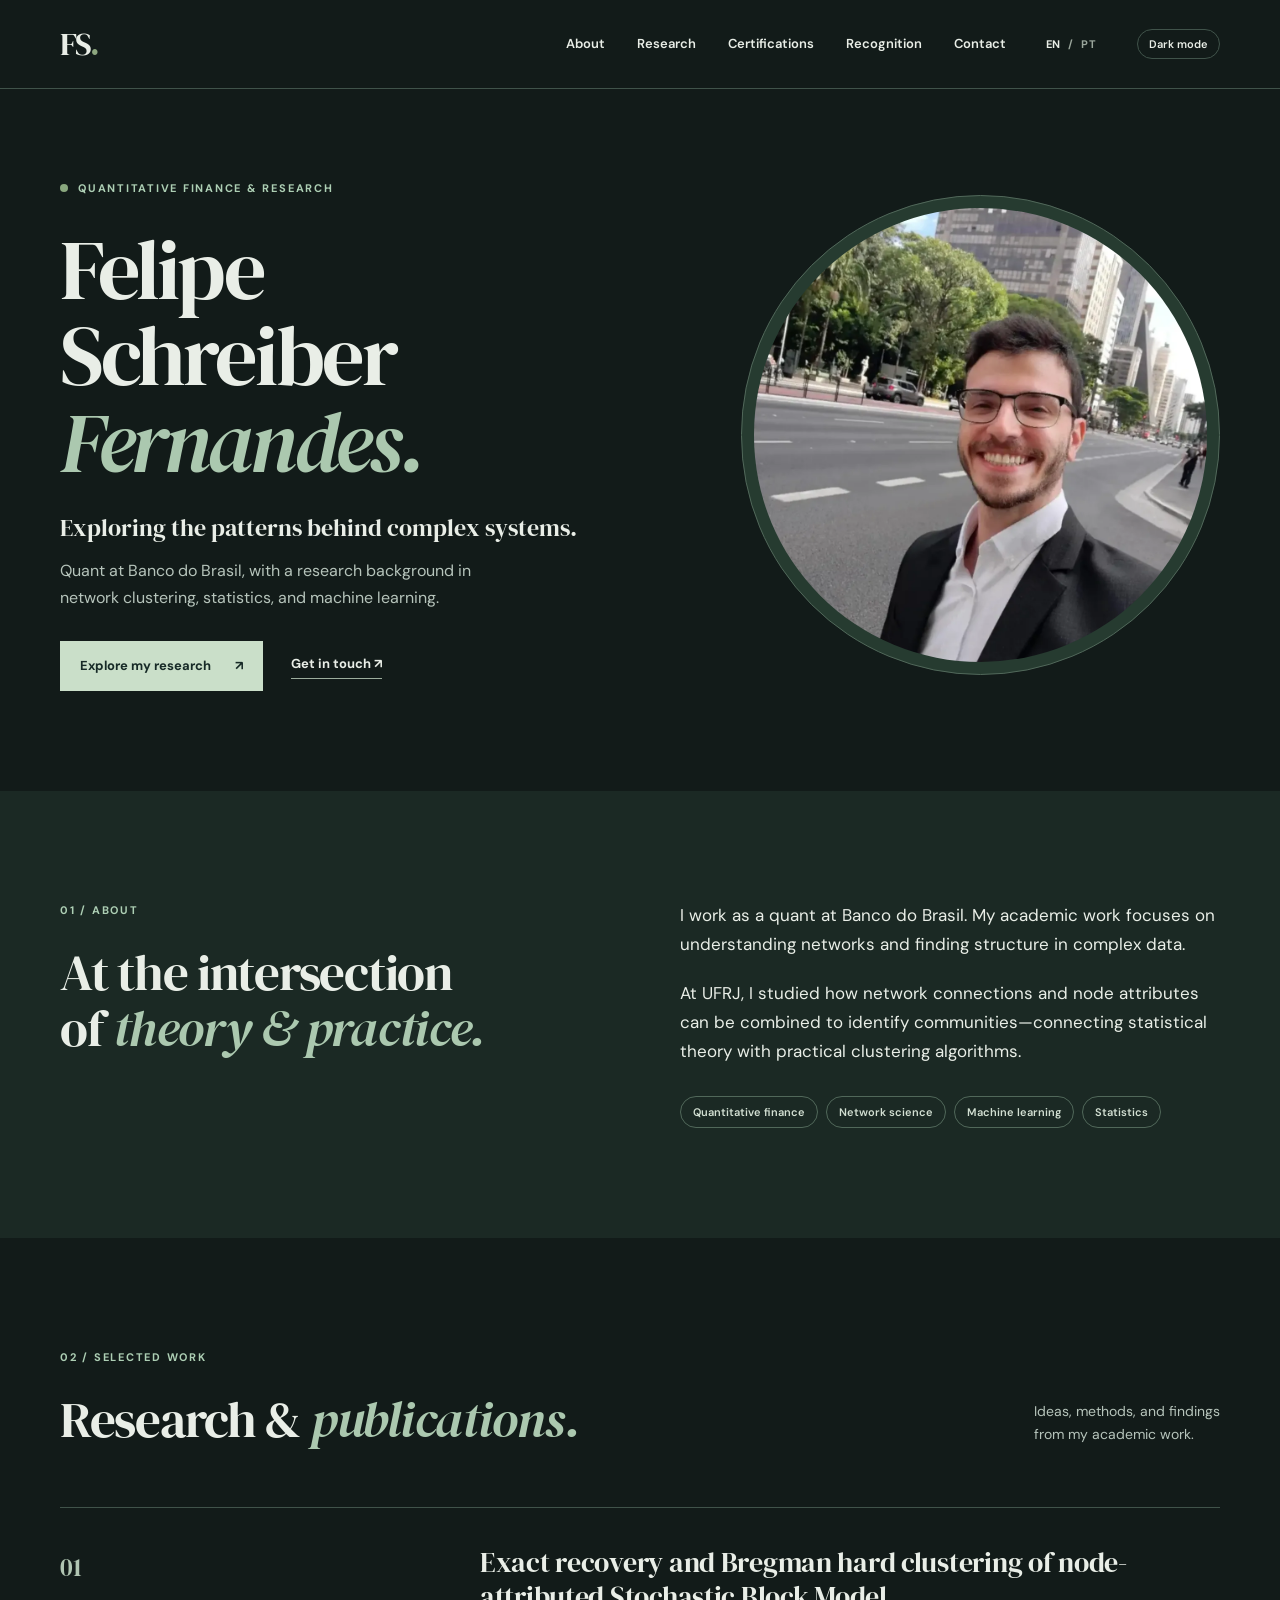
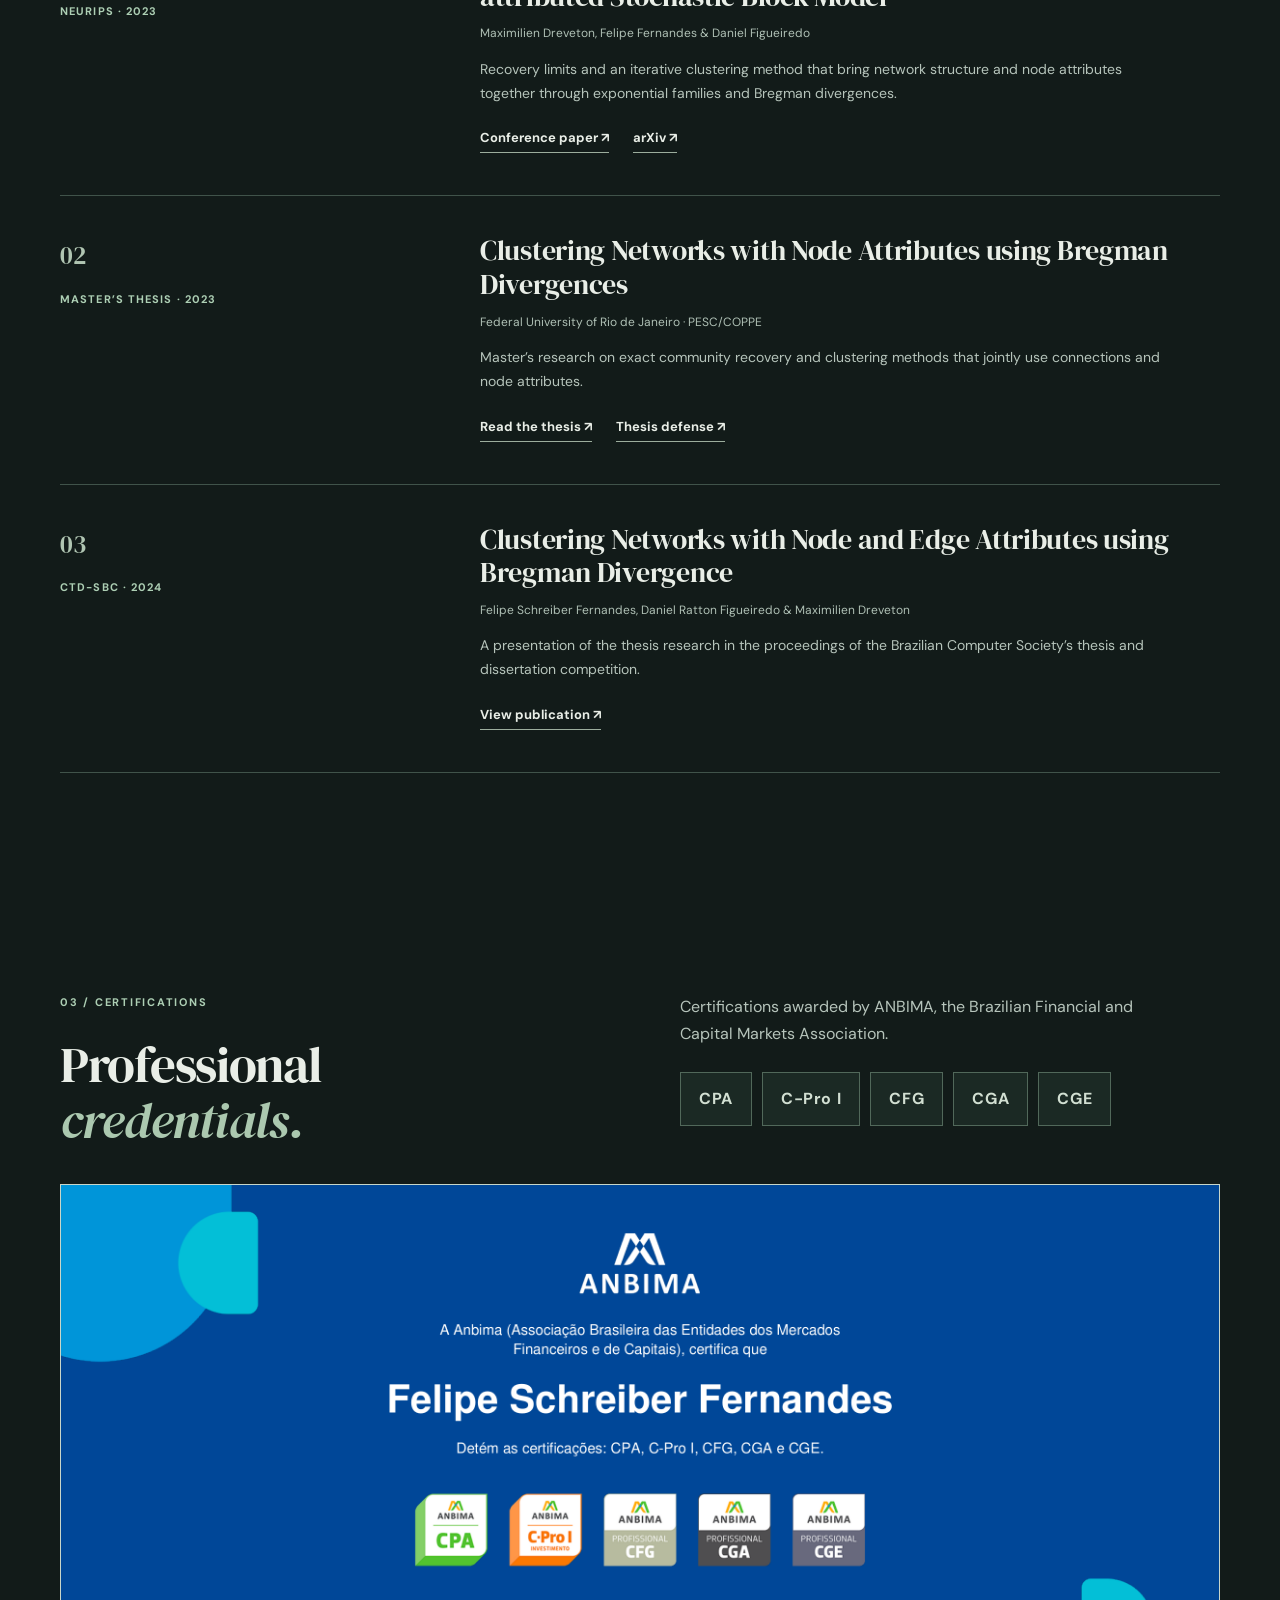
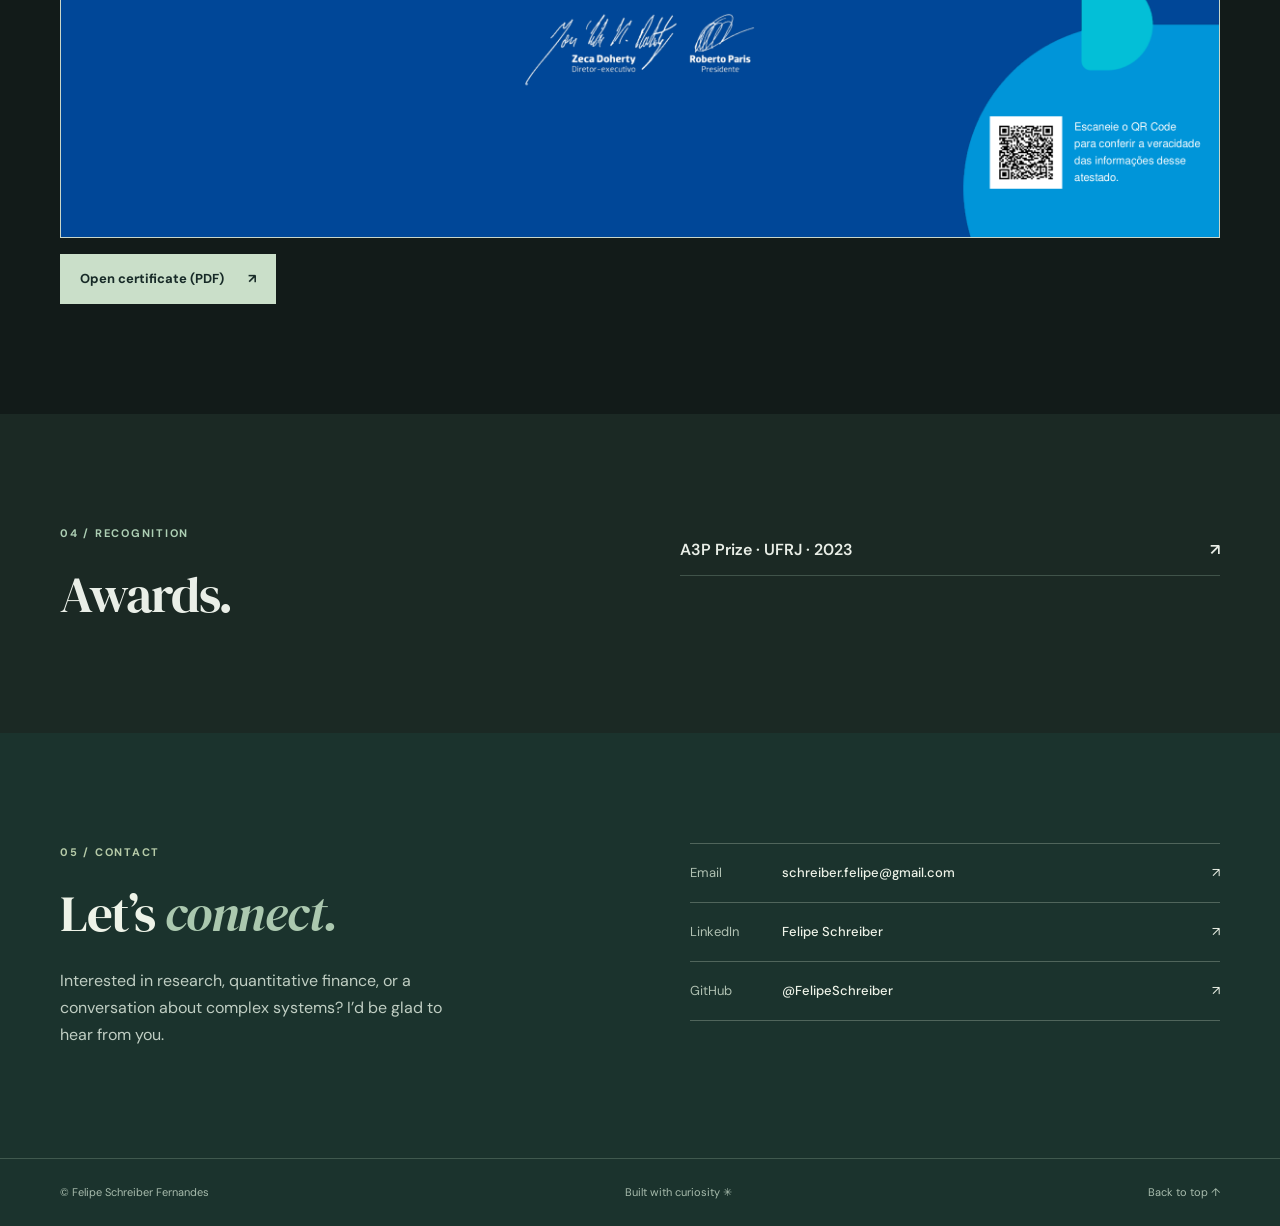
<file: index.html>
<!doctype html>
<html lang="en" data-theme="dark">
<head>
  <meta charset="utf-8">
  <meta name="viewport" content="width=device-width, initial-scale=1">
  <meta name="description" content="Felipe Schreiber Fernandes is a quantitative professional whose research spans network clustering, statistics and machine learning.">
  <meta name="theme-color" content="#121b19">
  <title>Felipe Schreiber Fernandes — Quant &amp; Research</title>
  <script src="theme.js"></script>
  <link rel="alternate" hreflang="en" href="https://felipeschreiber.github.io/">
  <link rel="alternate" hreflang="pt-BR" href="https://felipeschreiber.github.io/pt/">
  <link rel="stylesheet" href="style.css">
</head>
<body>
  <a class="skip-link" href="#main">Skip to content</a>
  <header class="site-header">
    <div class="wrap header-inner">
      <a class="wordmark" href="#top" aria-label="Felipe Schreiber Fernandes, home">FS<span>.</span></a>
      <nav class="navigation" aria-label="Main navigation">
        <a href="#about">About</a>
        <a href="#research">Research</a>
        <a href="#certifications">Certifications</a>
        <a href="#recognition">Recognition</a>
        <a href="#contact">Contact</a>
      </nav>
      <div class="languages" aria-label="Language">
        <span aria-current="page">EN</span><span aria-hidden="true">/</span><a href="pt/" lang="pt-BR">PT</a>
      </div>
      <button class="theme-toggle" type="button" aria-pressed="true" hidden>Dark mode</button>
    </div>
  </header>

  <main id="main">
    <section class="hero wrap" id="top">
      <div class="hero-copy">
        <p class="eyebrow"><span class="status-dot"></span> Quantitative finance &amp; research</p>
        <h1>Felipe<br>Schreiber <em>Fernandes.</em></h1>
        <p class="hero-intro">Exploring the patterns behind complex systems.</p>
        <p class="hero-description">Quant at Banco do Brasil, with a research background in network clustering, statistics, and machine learning.</p>
        <div class="hero-actions">
          <a class="button button-dark" href="#research">Explore my research <span aria-hidden="true">↗</span></a>
          <a class="text-link" href="#contact">Get in touch <span aria-hidden="true">↗</span></a>
        </div>
      </div>
      <div class="hero-photo">
        <img src="Felipe_Profile.webp" alt="Felipe Schreiber Fernandes">
      </div>
    </section>

    <section class="about section" id="about">
      <div class="wrap section-grid">
        <div><p class="section-number">01 / ABOUT</p><h2>At the intersection<br>of <em>theory &amp; practice.</em></h2></div>
        <div class="about-copy">
          <p>I work as a quant at Banco do Brasil. My academic work focuses on understanding networks and finding structure in complex data.</p>
          <p>At UFRJ, I studied how network connections and node attributes can be combined to identify communities—connecting statistical theory with practical clustering algorithms.</p>
          <div class="topic-list" aria-label="Areas of interest"><span>Quantitative finance</span><span>Network science</span><span>Machine learning</span><span>Statistics</span></div>
        </div>
      </div>
    </section>

    <section class="research section" id="research">
      <div class="wrap">
        <div class="section-heading"><div><p class="section-number">02 / SELECTED WORK</p><h2>Research &amp; <em>publications.</em></h2></div><p>Ideas, methods, and findings<br>from my academic work.</p></div>
        <div class="work-list">
          <article class="work-item">
            <div class="work-meta"><span>01</span><span>NeurIPS · 2023</span></div>
            <div class="work-content"><h3>Exact recovery and Bregman hard clustering of node-attributed Stochastic Block Model</h3><p class="authors">Maximilien Dreveton, Felipe Fernandes &amp; Daniel Figueiredo</p><p>Recovery limits and an iterative clustering method that bring network structure and node attributes together through exponential families and Bregman divergences.</p><div class="work-links"><a href="https://proceedings.neurips.cc/paper_files/paper/2023/hash/770b3ecb70147a2d2f18d2964fafcdd5-Abstract-Conference.html">Conference paper ↗</a><a href="https://arxiv.org/abs/2310.19854">arXiv ↗</a></div></div>
          </article>
          <article class="work-item">
            <div class="work-meta"><span>02</span><span>Master’s thesis · 2023</span></div>
            <div class="work-content"><h3>Clustering Networks with Node Attributes using Bregman Divergences</h3><p class="authors">Federal University of Rio de Janeiro · PESC/COPPE</p><p>Master’s research on exact community recovery and clustering methods that jointly use connections and node attributes.</p><div class="work-links"><a href="https://www.cos.ufrj.br/uploadfile/publicacao/3146.pdf">Read the thesis ↗</a><a href="https://pesc.coppe.ufrj.br/pt/destaques/eventos/evento/1828/-/defesa-de-dissertacao-de-mestrado-felipe-schreiber-fernandes">Thesis defense ↗</a></div></div>
          </article>
          <article class="work-item">
            <div class="work-meta"><span>03</span><span>CTD-SBC · 2024</span></div>
            <div class="work-content"><h3>Clustering Networks with Node and Edge Attributes using Bregman Divergence</h3><p class="authors">Felipe Schreiber Fernandes, Daniel Ratton Figueiredo &amp; Maximilien Dreveton</p><p>A presentation of the thesis research in the proceedings of the Brazilian Computer Society’s thesis and dissertation competition.</p><div class="work-links"><a href="https://doi.org/10.5753/ctd.2024.2710">View publication ↗</a></div></div>
          </article>
        </div>
      </div>
    </section>

    <section class="certifications section" id="certifications">
      <div class="wrap section-grid">
        <div><p class="section-number">03 / CERTIFICATIONS</p><h2>Professional<br><em>credentials.</em></h2></div>
        <div class="certifications-content">
          <p>Certifications awarded by ANBIMA, the Brazilian Financial and Capital Markets Association.</p>
          <ul class="certification-list" aria-label="ANBIMA certifications"><li>CPA</li><li>C-Pro I</li><li>CFG</li><li>CGA</li><li>CGE</li></ul>
        </div>
        <div class="certificate-document">
          <img class="certificate-preview" src="certificate.webp" alt="ANBIMA certificate for Felipe Schreiber Fernandes" width="2400" height="1350" loading="lazy">
          <a class="button button-dark" href="certificado-dff0ee21-1c3e-494f-98b8-4cec28ab8c48.pdf">Open certificate (PDF) <span aria-hidden="true">↗</span></a>
        </div>
      </div>
    </section>

    <section class="recognition section" id="recognition">
      <div class="wrap section-grid">
        <div><p class="section-number">04 / RECOGNITION</p><h2>Awards.</h2></div>
        <a class="award-link" href="https://pesc.coppe.ufrj.br/pt/destaques/noticias/noticias-ufrj/felipe-schreiber-fernandes-eci-e-pesc-homenageado-pela-a3p">A3P Prize · UFRJ · 2023 <span aria-hidden="true">↗</span></a>
      </div>
    </section>

    <section class="contact section" id="contact">
      <div class="wrap contact-inner"><div><p class="section-number">05 / CONTACT</p><h2>Let’s <em>connect.</em></h2><p>Interested in research, quantitative finance, or a conversation about complex systems? I’d be glad to hear from you.</p></div><div class="contact-links"><a href="mailto:schreiber.felipe@gmail.com"><span>Email</span><strong>schreiber.felipe@gmail.com</strong><span aria-hidden="true">↗</span></a><a href="https://br.linkedin.com/in/felipe-schreiber"><span>LinkedIn</span><strong>Felipe Schreiber</strong><span aria-hidden="true">↗</span></a><a href="https://github.com/FelipeSchreiber"><span>GitHub</span><strong>@FelipeSchreiber</strong><span aria-hidden="true">↗</span></a></div></div>
    </section>
  </main>
  <footer><div class="wrap footer-inner"><span>© Felipe Schreiber Fernandes</span><span>Built with curiosity <span aria-hidden="true">✳</span></span><a href="#top">Back to top ↑</a></div></footer>
</body>
</html>
</file>
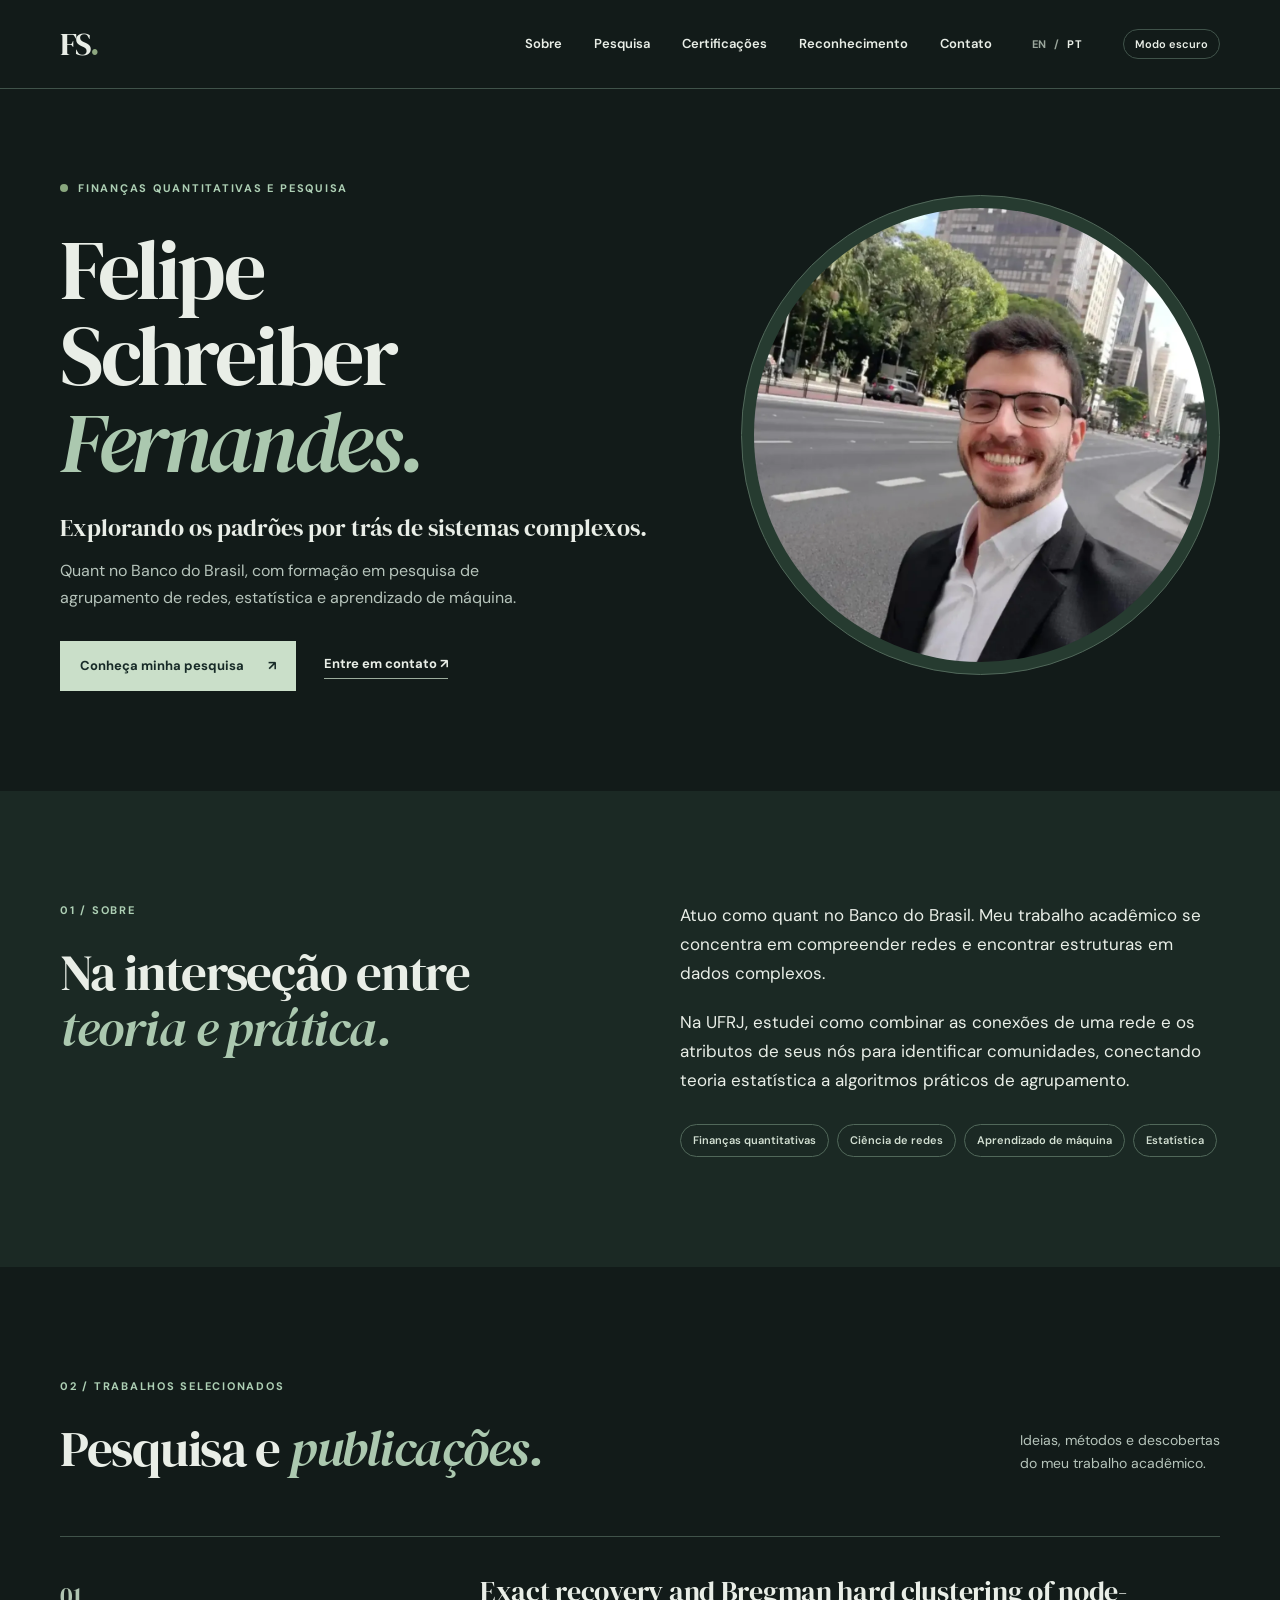
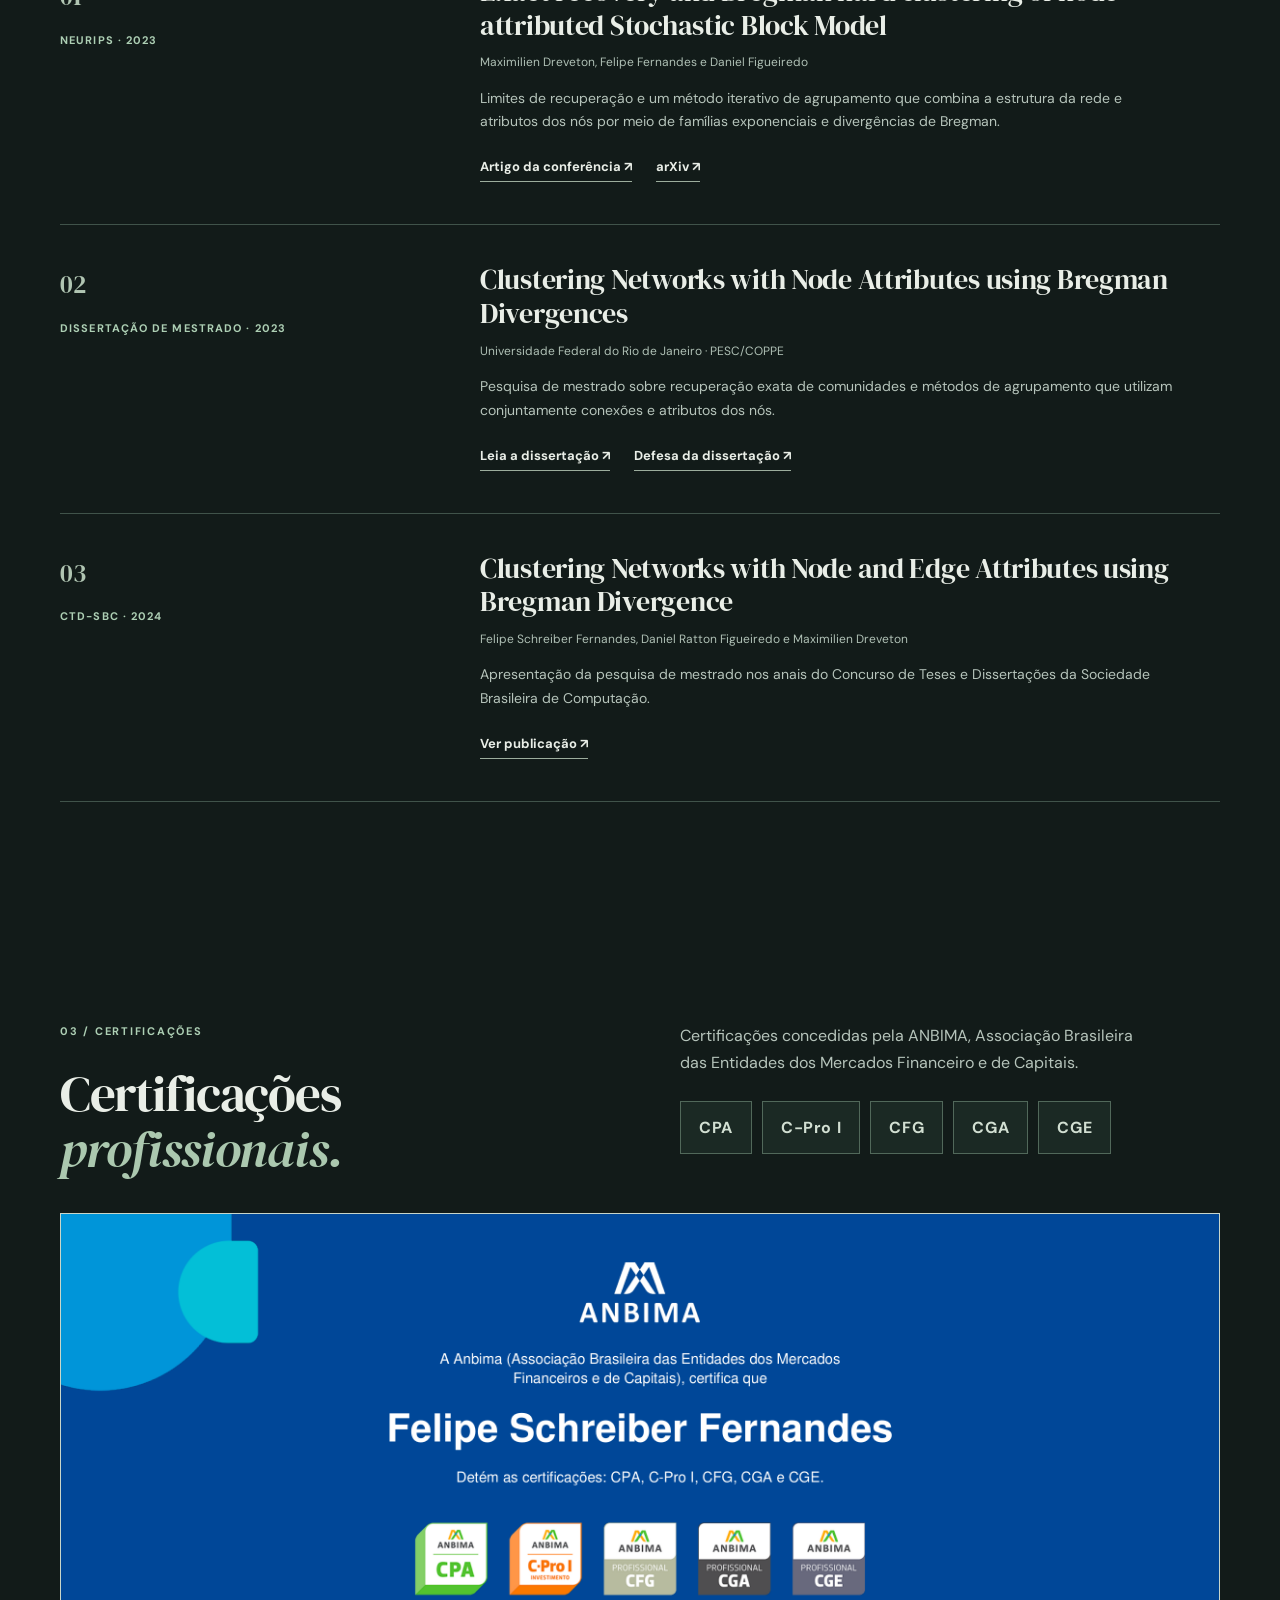
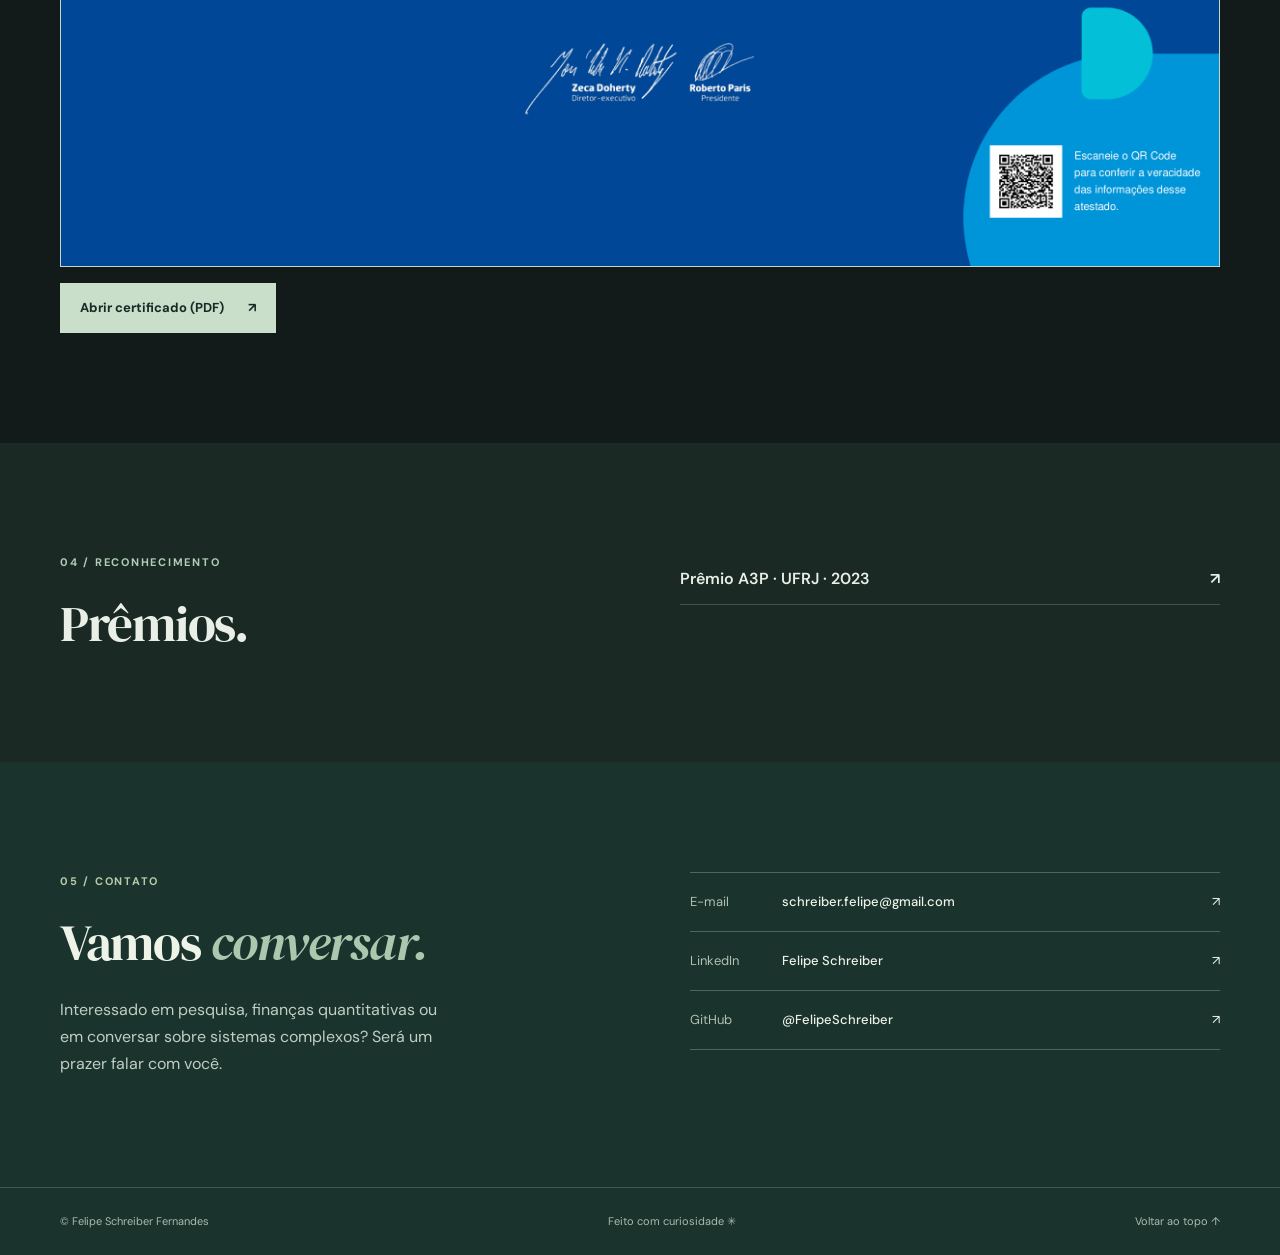
<file: pt/index.html>
<!doctype html>
<html lang="pt-BR" data-theme="dark">
<head>
  <meta charset="utf-8">
  <meta name="viewport" content="width=device-width, initial-scale=1">
  <meta name="description" content="Felipe Schreiber Fernandes atua como quant e pesquisa agrupamento de redes, estatística e aprendizado de máquina.">
  <meta name="theme-color" content="#121b19">
  <title>Felipe Schreiber Fernandes — Quant e Pesquisa</title>
  <script src="../theme.js"></script>
  <link rel="alternate" hreflang="en" href="https://felipeschreiber.github.io/">
  <link rel="alternate" hreflang="pt-BR" href="https://felipeschreiber.github.io/pt/">
  <link rel="stylesheet" href="../style.css">
</head>
<body>
  <a class="skip-link" href="#main">Pular para o conteúdo</a>
  <header class="site-header">
    <div class="wrap header-inner">
      <a class="wordmark" href="#top" aria-label="Felipe Schreiber Fernandes, início">FS<span>.</span></a>
      <nav class="navigation" aria-label="Navegação principal">
        <a href="#about">Sobre</a><a href="#research">Pesquisa</a><a href="#certifications">Certificações</a><a href="#recognition">Reconhecimento</a><a href="#contact">Contato</a>
      </nav>
      <div class="languages" aria-label="Idioma"><a href="../" lang="en">EN</a><span aria-hidden="true">/</span><span aria-current="page">PT</span></div>
      <button class="theme-toggle" type="button" aria-pressed="true" hidden>Modo escuro</button>
    </div>
  </header>
  <main id="main">
    <section class="hero wrap" id="top">
      <div class="hero-copy">
        <p class="eyebrow"><span class="status-dot"></span> Finanças quantitativas e pesquisa</p>
        <h1>Felipe<br>Schreiber <em>Fernandes.</em></h1>
        <p class="hero-intro">Explorando os padrões por trás de sistemas complexos.</p>
        <p class="hero-description">Quant no Banco do Brasil, com formação em pesquisa de agrupamento de redes, estatística e aprendizado de máquina.</p>
        <div class="hero-actions"><a class="button button-dark" href="#research">Conheça minha pesquisa <span aria-hidden="true">↗</span></a><a class="text-link" href="#contact">Entre em contato <span aria-hidden="true">↗</span></a></div>
      </div>
      <div class="hero-photo">
        <img src="../Felipe_Profile.webp" alt="Felipe Schreiber Fernandes">
      </div>
    </section>
    <section class="about section" id="about">
      <div class="wrap section-grid"><div><p class="section-number">01 / SOBRE</p><h2>Na interseção entre<br><em>teoria e prática.</em></h2></div><div class="about-copy"><p>Atuo como quant no Banco do Brasil. Meu trabalho acadêmico se concentra em compreender redes e encontrar estruturas em dados complexos.</p><p>Na UFRJ, estudei como combinar as conexões de uma rede e os atributos de seus nós para identificar comunidades, conectando teoria estatística a algoritmos práticos de agrupamento.</p><div class="topic-list" aria-label="Áreas de interesse"><span>Finanças quantitativas</span><span>Ciência de redes</span><span>Aprendizado de máquina</span><span>Estatística</span></div></div></div>
    </section>
    <section class="research section" id="research">
      <div class="wrap">
        <div class="section-heading"><div><p class="section-number">02 / TRABALHOS SELECIONADOS</p><h2>Pesquisa e <em>publicações.</em></h2></div><p>Ideias, métodos e descobertas<br>do meu trabalho acadêmico.</p></div>
        <div class="work-list">
          <article class="work-item"><div class="work-meta"><span>01</span><span>NeurIPS · 2023</span></div><div class="work-content"><h3 lang="en">Exact recovery and Bregman hard clustering of node-attributed Stochastic Block Model</h3><p class="authors">Maximilien Dreveton, Felipe Fernandes e Daniel Figueiredo</p><p>Limites de recuperação e um método iterativo de agrupamento que combina a estrutura da rede e atributos dos nós por meio de famílias exponenciais e divergências de Bregman.</p><div class="work-links"><a href="https://proceedings.neurips.cc/paper_files/paper/2023/hash/770b3ecb70147a2d2f18d2964fafcdd5-Abstract-Conference.html">Artigo da conferência ↗</a><a href="https://arxiv.org/abs/2310.19854">arXiv ↗</a></div></div></article>
          <article class="work-item"><div class="work-meta"><span>02</span><span>Dissertação de mestrado · 2023</span></div><div class="work-content"><h3 lang="en">Clustering Networks with Node Attributes using Bregman Divergences</h3><p class="authors">Universidade Federal do Rio de Janeiro · PESC/COPPE</p><p>Pesquisa de mestrado sobre recuperação exata de comunidades e métodos de agrupamento que utilizam conjuntamente conexões e atributos dos nós.</p><div class="work-links"><a href="https://www.cos.ufrj.br/uploadfile/publicacao/3146.pdf">Leia a dissertação ↗</a><a href="https://pesc.coppe.ufrj.br/pt/destaques/eventos/evento/1828/-/defesa-de-dissertacao-de-mestrado-felipe-schreiber-fernandes">Defesa da dissertação ↗</a></div></div></article>
          <article class="work-item"><div class="work-meta"><span>03</span><span>CTD-SBC · 2024</span></div><div class="work-content"><h3 lang="en">Clustering Networks with Node and Edge Attributes using Bregman Divergence</h3><p class="authors">Felipe Schreiber Fernandes, Daniel Ratton Figueiredo e Maximilien Dreveton</p><p>Apresentação da pesquisa de mestrado nos anais do Concurso de Teses e Dissertações da Sociedade Brasileira de Computação.</p><div class="work-links"><a href="https://doi.org/10.5753/ctd.2024.2710">Ver publicação ↗</a></div></div></article>
        </div>
      </div>
    </section>
    <section class="certifications section" id="certifications"><div class="wrap section-grid"><div><p class="section-number">03 / CERTIFICAÇÕES</p><h2>Certificações<br><em>profissionais.</em></h2></div><div class="certifications-content"><p>Certificações concedidas pela ANBIMA, Associação Brasileira das Entidades dos Mercados Financeiro e de Capitais.</p><ul class="certification-list" aria-label="Certificações ANBIMA"><li>CPA</li><li>C-Pro I</li><li>CFG</li><li>CGA</li><li>CGE</li></ul></div><div class="certificate-document"><img class="certificate-preview" src="../certificate.webp" alt="Certificado ANBIMA de Felipe Schreiber Fernandes" width="2400" height="1350" loading="lazy"><a class="button button-dark" href="../certificado-dff0ee21-1c3e-494f-98b8-4cec28ab8c48.pdf">Abrir certificado (PDF) <span aria-hidden="true">↗</span></a></div></div></section>
    <section class="recognition section" id="recognition"><div class="wrap section-grid"><div><p class="section-number">04 / RECONHECIMENTO</p><h2>Prêmios.</h2></div><a class="award-link" href="https://pesc.coppe.ufrj.br/pt/destaques/noticias/noticias-ufrj/felipe-schreiber-fernandes-eci-e-pesc-homenageado-pela-a3p">Prêmio A3P · UFRJ · 2023 <span aria-hidden="true">↗</span></a></div></section>
    <section class="contact section" id="contact"><div class="wrap contact-inner"><div><p class="section-number">05 / CONTATO</p><h2>Vamos <em>conversar.</em></h2><p>Interessado em pesquisa, finanças quantitativas ou em conversar sobre sistemas complexos? Será um prazer falar com você.</p></div><div class="contact-links"><a href="mailto:schreiber.felipe@gmail.com"><span>E-mail</span><strong>schreiber.felipe@gmail.com</strong><span aria-hidden="true">↗</span></a><a href="https://br.linkedin.com/in/felipe-schreiber"><span>LinkedIn</span><strong>Felipe Schreiber</strong><span aria-hidden="true">↗</span></a><a href="https://github.com/FelipeSchreiber"><span>GitHub</span><strong>@FelipeSchreiber</strong><span aria-hidden="true">↗</span></a></div></div></section>
  </main>
  <footer><div class="wrap footer-inner"><span>© Felipe Schreiber Fernandes</span><span>Feito com curiosidade <span aria-hidden="true">✳</span></span><a href="#top">Voltar ao topo ↑</a></div></footer>
</body>
</html>
</file>
<file: style.css>
@import url('https://fonts.googleapis.com/css2?family=DM+Sans:wght@400;500;600;700&family=DM+Serif+Display:ital@0;1&display=swap');

:root{--ink:#172a27;--muted:#60706a;--paper:#f7f6f1;--line:#dce1d9;--green:#577f6f;--lime:#d8e6ba;--serif:"DM Serif Display",Georgia,serif;--sans:"DM Sans",Arial,sans-serif}
:root[data-theme="dark"]{color-scheme:dark;--ink:#e9eee7;--muted:#b6c4bb;--paper:#121b19;--line:#40534a;--green:#adcfb4}
*{box-sizing:border-box}
html{scroll-behavior:smooth}
body{margin:0;background:var(--paper);color:var(--ink);font-family:var(--sans);font-size:16px;line-height:1.7}
a{color:inherit;text-decoration:none}
a:focus-visible,button:focus-visible{outline:3px solid #a36931;outline-offset:4px}
.wrap{width:min(1160px,calc(100% - 64px));margin:auto}
.skip-link{position:absolute;left:1rem;top:-5rem;z-index:10;background:#fff;padding:.5rem 1rem}
.skip-link:focus{top:1rem}
.site-header{border-bottom:1px solid var(--line)}
.header-inner{height:88px;display:flex;align-items:center;gap:40px}
.wordmark{font-family:var(--serif);font-size:32px;line-height:1;letter-spacing:-2px}
.wordmark span{color:#8da77f}
.navigation{display:flex;gap:32px;margin-left:auto;font-size:13px;font-weight:600}
.navigation a,.languages a{transition:color .2s}
.navigation a:hover,.languages a:hover{color:#799b85}
.languages{display:flex;gap:7px;align-items:center;font-size:11px;font-weight:700;letter-spacing:.08em;color:#9aa69c}
.languages [aria-current]{color:var(--ink)}
.theme-toggle{border:1px solid var(--line);border-radius:100px;background:transparent;color:var(--ink);font:600 11px var(--sans);white-space:nowrap;cursor:pointer;padding:7px 11px}
.theme-toggle:hover{border-color:var(--green)}
.theme-toggle[hidden]{display:none}
.hero{min-height:660px;display:grid;grid-template-columns:1.15fr .85fr;align-items:center;gap:32px;padding-top:90px;padding-bottom:100px}
.eyebrow,.section-number{margin:0;color:var(--green);font-size:11px;font-weight:700;letter-spacing:.16em;text-transform:uppercase}
.eyebrow{display:flex;align-items:center;gap:10px}
.status-dot{width:8px;height:8px;border-radius:50%;background:#89a77e}
h1,h2,h3,p{margin-top:0}
h1,h2,h3{font-weight:400}
h1{font-family:var(--serif);font-size:clamp(54px,6.6vw,88px);line-height:1.02;letter-spacing:-.04em;margin:28px 0}
h1 em,h2 em{font-weight:400;color:#75907c}
.hero-intro{font-family:var(--serif);font-size:24px;line-height:1.35;margin-bottom:12px}
.hero-description{max-width:470px;color:var(--muted);margin-bottom:30px}
.hero-actions{display:flex;align-items:center;flex-wrap:wrap;gap:28px}
.button{display:inline-flex;align-items:center;justify-content:center;gap:24px;padding:14px 20px;font-size:13px;font-weight:700}
.button-dark{background:var(--ink);color:#fff}
.button-dark:hover{background:#35584b}
.text-link,.work-links a{font-size:13px;font-weight:700;border-bottom:1px solid #9cad9d;padding-bottom:3px}
.text-link:hover,.work-links a:hover{color:var(--green)}
.hero-photo{aspect-ratio:1;border-radius:50%;padding:12px;border:1px solid #c8d6c9;background:#e8eee3}
.hero-photo img{display:block;width:100%;height:100%;object-fit:cover;object-position:center 30%;border-radius:50%}
.section{padding:110px 0}
.section-grid{display:grid;grid-template-columns:1fr 1fr;gap:80px}
.section-number{margin-bottom:24px}
h2{font-family:var(--serif);font-size:clamp(38px,4vw,54px);line-height:1.1;letter-spacing:-.025em;margin-bottom:0}
.about{background:#eaf0e7}
.about-copy{font-size:17px}
.about-copy p{margin-bottom:20px}
.topic-list{display:flex;flex-wrap:wrap;gap:8px;margin-top:30px}
.topic-list span{border:1px solid #c8d6c9;border-radius:100px;padding:6px 12px;color:#4f6c5e;font-size:11px;font-weight:600}
.section-heading{display:flex;justify-content:space-between;align-items:end;gap:30px;margin-bottom:60px}
.section-heading>p{margin:0;color:var(--muted);font-size:14px}
.work-list{border-top:1px solid var(--line)}
.work-item{display:grid;grid-template-columns:1fr 2fr;gap:50px;padding:38px 0 42px;border-bottom:1px solid var(--line)}
.work-meta{display:flex;flex-direction:column;gap:13px;color:var(--green);font-size:11px;font-weight:700;letter-spacing:.1em;text-transform:uppercase}
.work-meta span:first-child{font-family:var(--serif);font-size:25px;letter-spacing:0;font-weight:400;color:#a6b8a7}
.work-content{max-width:700px}
.work-content h3{font-family:var(--serif);font-size:28px;line-height:1.2;letter-spacing:-.01em;margin-bottom:10px}
.work-content p{color:var(--muted);font-size:14px;margin-bottom:14px}
.work-content .authors{font-size:12px;color:#849087}
.work-links{display:flex;flex-wrap:wrap;gap:24px;margin-top:22px}
.certifications .section-grid{row-gap:36px}
.certifications-content p{color:var(--muted);max-width:480px}
.certification-list{display:flex;flex-wrap:wrap;gap:10px;list-style:none;padding:0;margin:25px 0 0}
.certification-list li{border:1px solid #c8d6c9;background:#f7f9f4;padding:12px 18px;font-size:16px;font-weight:700;letter-spacing:.04em}
.certificate-document{grid-column:1 / -1}
.certificate-preview{display:block;width:100%;height:auto;margin:0 0 16px;border:1px solid #c8d6c9;background:#fff}
.recognition{background:#edf1e8}
.award-link{align-self:start;display:flex;justify-content:space-between;gap:20px;border-bottom:1px solid var(--line);padding:12px 0;font-size:16px;font-weight:600}
.award-link:hover{color:var(--green)}
.contact{background:#1b332d;color:#eef3e8}
.contact-inner{display:grid;grid-template-columns:1fr 1fr;gap:100px}
.contact .section-number{color:#b6cba8}
.contact h2 em{color:#b5cda9}
.contact-inner>div:first-child>p:last-child{max-width:400px;color:#c0cec3;margin:25px 0 0}
.contact-links a{display:grid;grid-template-columns:80px 1fr auto;gap:12px;padding:18px 0;border-bottom:1px solid #50655b;font-size:13px}
.contact-links a:first-child{border-top:1px solid #50655b}
.contact-links a:hover{color:#c1d9b6}
.contact-links a>span:first-child{color:#b0c1b2}
.contact-links strong{font-weight:500;overflow-wrap:anywhere}
footer{background:#1b332d;color:#a8bcad;border-top:1px solid #40594e;font-size:11px}
.footer-inner{display:flex;justify-content:space-between;gap:20px;padding-top:24px;padding-bottom:24px}
[data-theme="dark"] h1 em,[data-theme="dark"] h2 em{color:#abc8af}
[data-theme="dark"] .about,[data-theme="dark"] .recognition{background:#1b2924}
[data-theme="dark"] .hero-photo{background:#263b30;border-color:#51685a}
[data-theme="dark"] .topic-list span,[data-theme="dark"] .certification-list li{color:#d2dfd2;border-color:#51685a}
[data-theme="dark"] .certification-list li{background:#1b2924}
[data-theme="dark"] .work-content .authors{color:#afc0b5}
[data-theme="dark"] .work-meta span:first-child{color:#b0c5b2}
[data-theme="dark"] .button-dark{background:#cadfc9;color:#172a27}
[data-theme="dark"] .button-dark:hover{background:#e2eee0}
[data-theme="dark"] .skip-link{background:#263b30}
@media(max-width:800px){.wrap{width:min(100% - 40px,680px)}.header-inner{height:72px;gap:16px}.navigation{gap:16px;font-size:12px}.hero{grid-template-columns:1fr;padding-top:70px;padding-bottom:75px;gap:50px}.hero-photo{width:min(370px,85%);justify-self:center}.section{padding:76px 0}.section-grid,.contact-inner{grid-template-columns:1fr;gap:35px}.section-heading{align-items:start;flex-direction:column}.work-item{grid-template-columns:1fr;gap:20px}.work-meta{flex-direction:row;align-items:baseline;gap:20px}.contact-inner{gap:40px}}
@media(max-width:700px){.header-inner{flex-wrap:wrap;height:auto;padding-top:17px;padding-bottom:14px;row-gap:14px}.wordmark{font-size:28px}.languages{margin-left:auto}.navigation{order:3;flex-basis:100%;justify-content:space-between;flex-wrap:wrap;margin-left:0;gap:8px}}
@media(max-width:520px){.hero{padding-top:55px;min-height:0}h1{font-size:clamp(48px,12vw,64px)}.hero-intro{font-size:21px}.hero-actions{gap:20px}.certificate-document .button{width:100%}.footer-inner{flex-wrap:wrap}.contact-links a{grid-template-columns:65px 1fr auto}}
@media(prefers-reduced-motion:reduce){html{scroll-behavior:auto}*{transition:none!important}}
</file>
